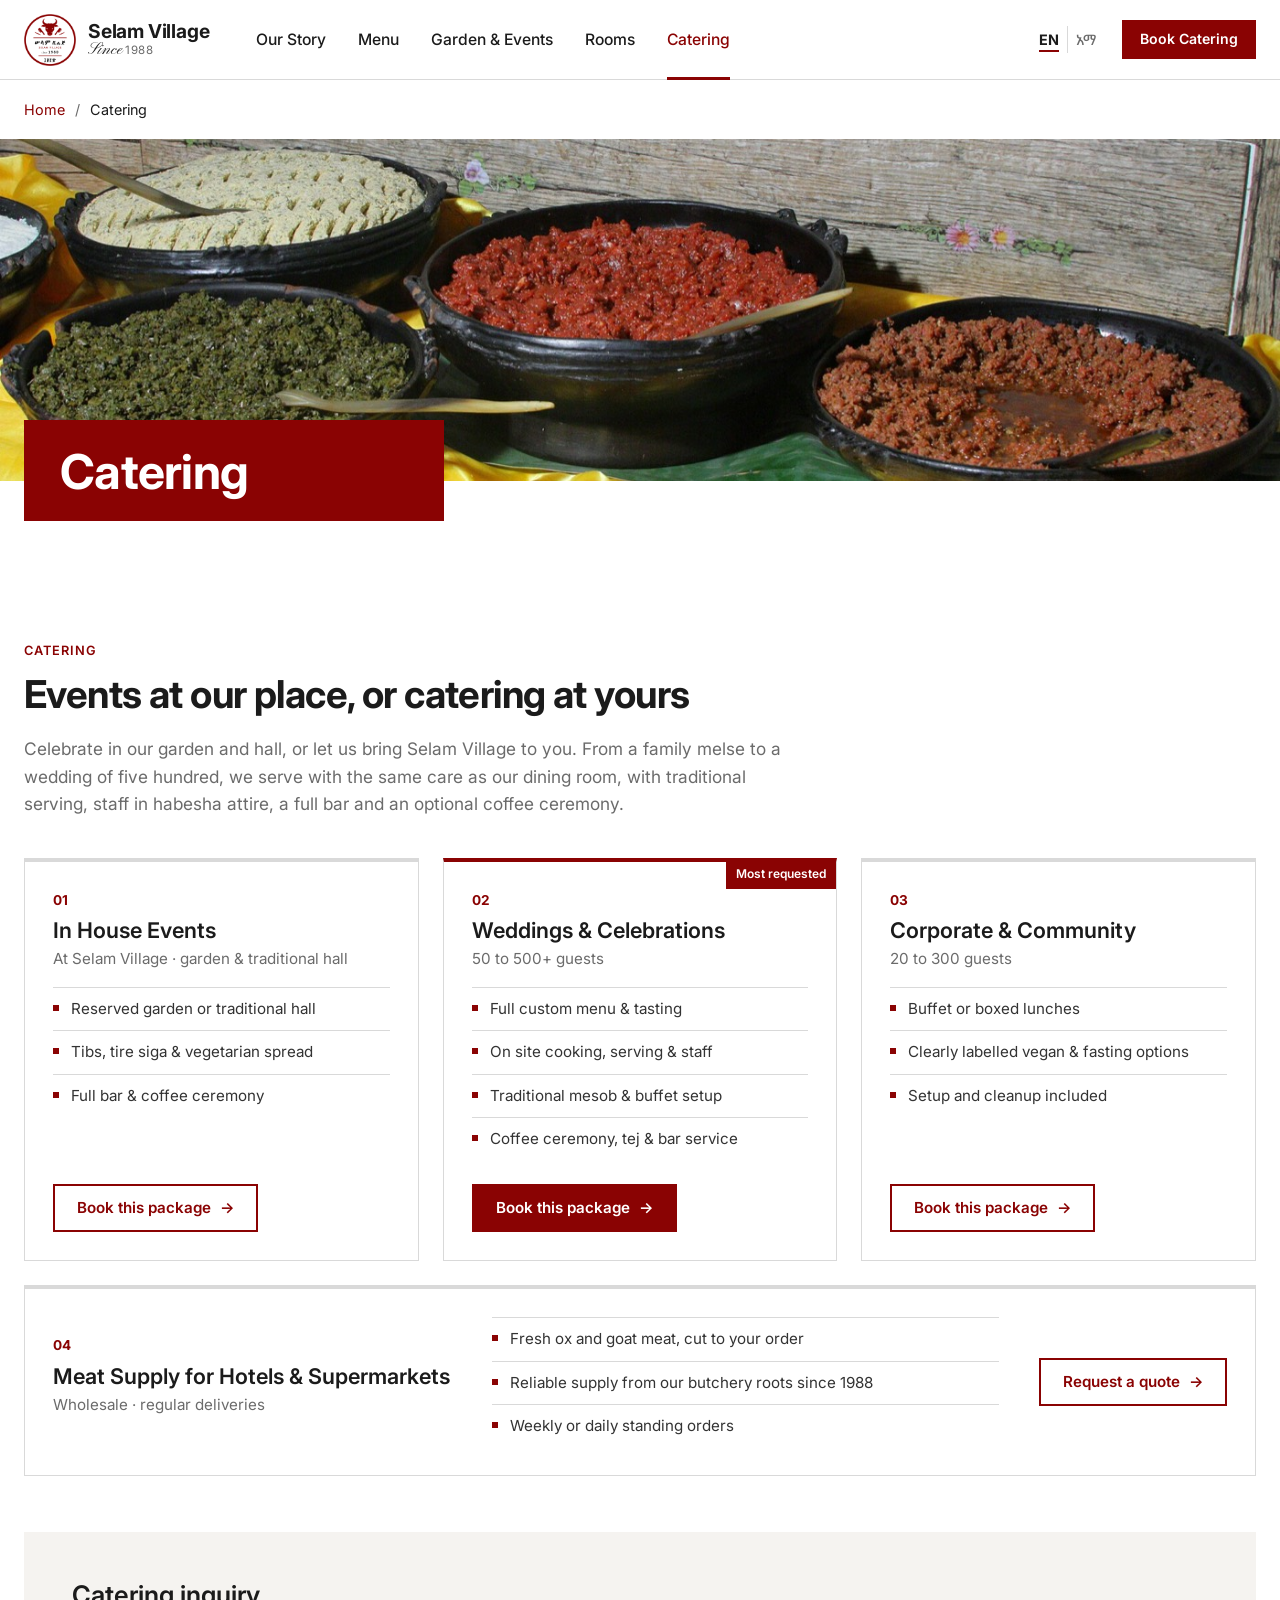
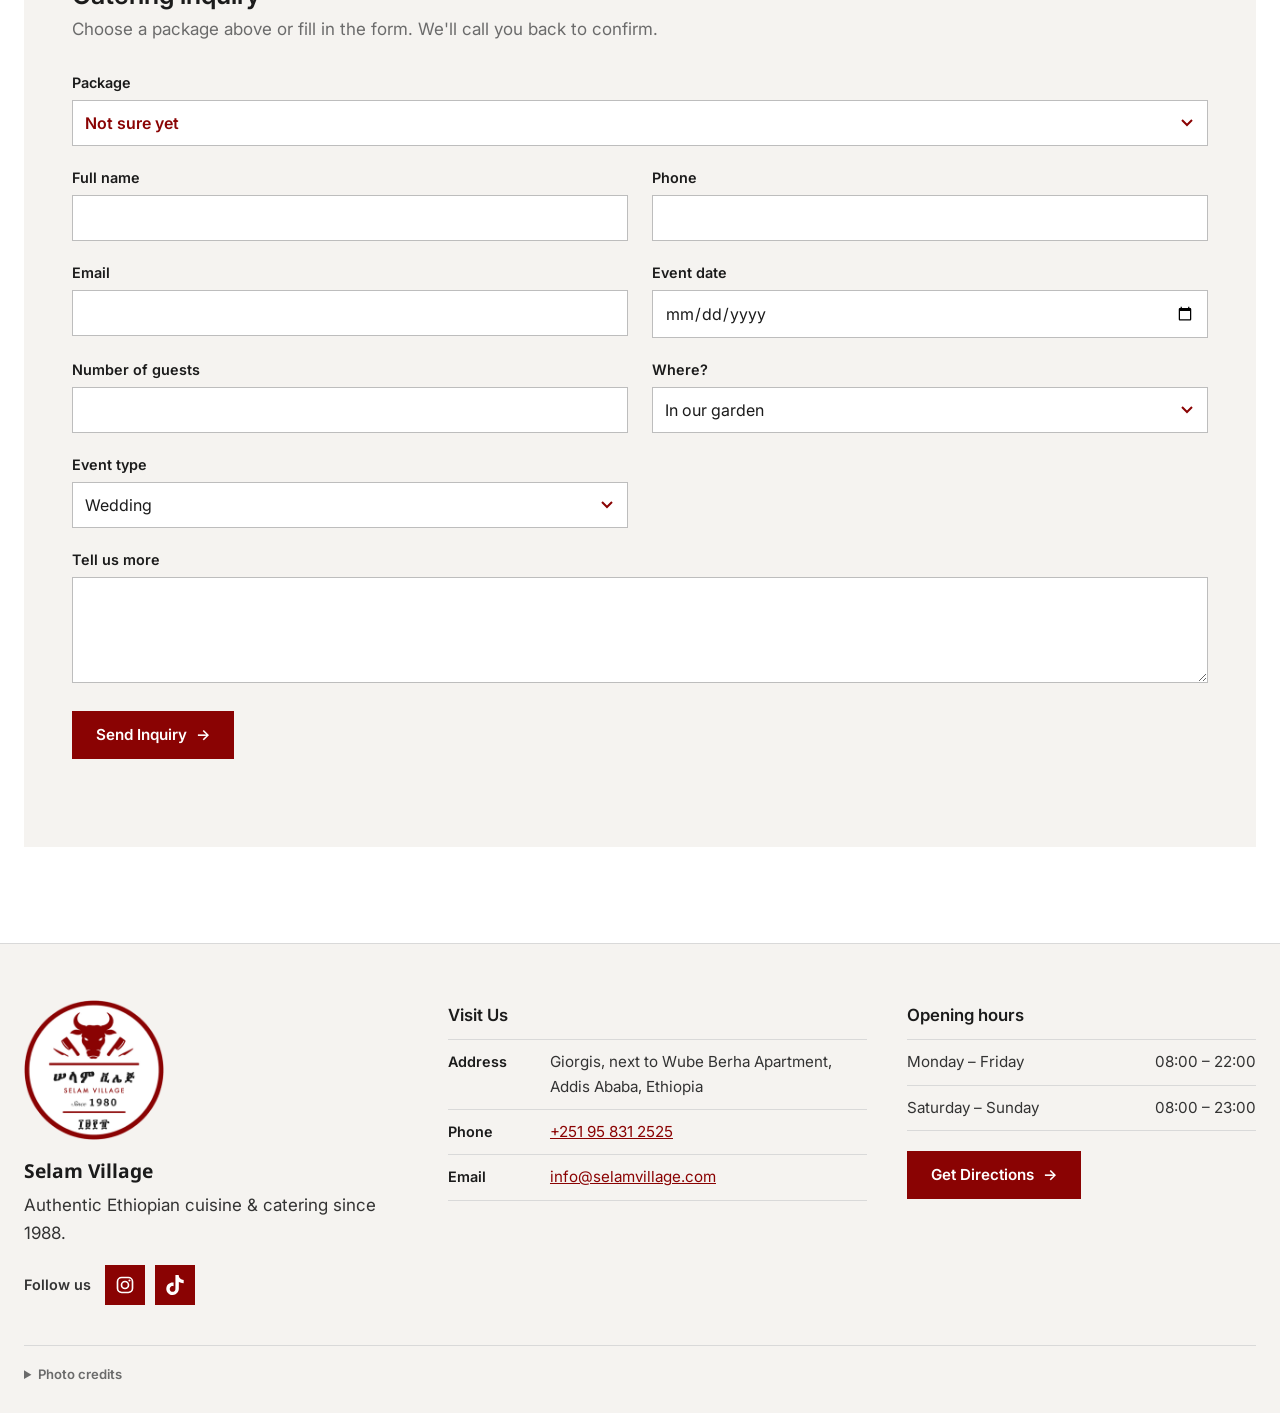
<file: catering.html>
<!doctype html>
<html lang="en">
<head>
  <meta charset="utf-8">
  <meta name="viewport" content="width=device-width, initial-scale=1">
  <title>Catering · Selam Village</title>
  <meta name="description" content="Selam Village, authentic Ethiopian cuisine, dine-in and full-service catering since 1988. Tire siga, ox &amp; goat tibs, dulet, vegetarian dishes, a full bar, a big garden and in-house events in Giorgis, Addis Ababa.">
  <link rel="preconnect" href="https://fonts.googleapis.com">
  <link rel="preconnect" href="https://fonts.gstatic.com" crossorigin>
  <link href="https://fonts.googleapis.com/css2?family=Inter:wght@400;500;600;700&family=Noto+Sans+Ethiopic:wght@400;500;600;700&family=Pinyon+Script&display=swap" rel="stylesheet">
  <link rel="stylesheet" href="styles.css?v=202611251200">
  <link rel="icon" href="images/favicon.png?v=202611262330" type="image/png">
  <link rel="apple-touch-icon" href="images/apple-touch-icon.png?v=202611262330">
</head>
<body class="page-catering">

<!-- ============ NAV ============ -->
<header class="nav" id="nav">
  <a href="index.html" class="brand">
    <img class="brand-logo" src="images/logo.png?v=202611262330" alt="" width="52" height="52">
    <span class="brand-text">
      <span class="brand-name"><span class="lang-en">Selam Village</span><span class="lang-am">ሰላም ቪሌጅ</span></span>
      <span class="brand-sub"><span class="lang-en"><span class="since">Since</span> 1988</span><span class="lang-am">ከ፲፱፻፹ ዓ.ም. ጀምሮ</span></span>
    </span>
  </a>
  <nav class="nav-links" id="navLinks">
    <a href="story.html" data-i18n="nav.story">Our Story</a>
    <a href="menu.html" data-i18n="nav.menu">Menu</a>
    <a href="garden.html" data-i18n="nav.dining">Garden & Events</a>
    <a href="rooms.html" data-i18n="nav.rooms">Rooms</a>
    <a href="catering.html" data-i18n="nav.catering" aria-current="page">Catering</a>
  </nav>
  <div class="nav-actions">
    <div class="lang-toggle" role="group" aria-label="Language">
      <button type="button" data-lang="en" class="active">EN</button>
      <button type="button" data-lang="am">አማ</button>
    </div>
    <a href="catering.html#inquire" class="btn btn-small" data-i18n="nav.book">Book Catering</a>
    <button class="burger" id="burger" aria-label="Menu"><span></span><span></span></button>
  </div>
</header>

<main id="top">

<nav class="crumbs container" aria-label="Breadcrumb"><a href="index.html" data-i18n="nav.home">Home</a><span aria-hidden="true">/</span><span data-i18n="nav.catering">Catering</span></nav>
<section class="page-hero" style="--img:url('images/photos/catering-buffet.jpg')">
  <div class="container page-hero-inner">
    <div class="page-hero-box">
      <h1 data-i18n="nav.catering">Catering</h1>
    </div>
  </div>
</section>
<!-- ============ CATERING ============ -->
<section class="section catering" id="catering">
  <div class="container">
    <div class="section-head light reveal">
      <p class="eyebrow" data-i18n="cat.eyebrow">Catering</p>
      <h2 data-i18n="cat.title">Events at our place, or catering at yours</h2>
      <p class="section-lead" data-i18n="cat.lead">Celebrate in our garden and hall, or let us bring Selam Village to you. From a family melse to a wedding of five hundred, we serve with the same care as our dining room, with traditional serving, staff in habesha attire, a full bar and an optional coffee ceremony.</p>
    </div>


    <div class="packages">
      <article tabindex="0" role="button" data-pkg="inhouse" class="pkg reveal">
        <span class="pkg-num">01</span>
        <h3 data-i18n="pkg.1t">In House Events</h3>
        <p class="pkg-guests" data-i18n="pkg.1g">At Selam Village · garden & traditional hall</p>
        <ul>
          <li data-i18n="pkg.1a">Reserved garden or traditional hall</li>
          <li data-i18n="pkg.1b">Tibs, tire siga & vegetarian spread</li>
          <li data-i18n="pkg.1c">Full bar & coffee ceremony</li>
        </ul>
        <span class="btn pkg-cta" data-i18n="pkg.cta">Book this package</span>
      </article>
      <article tabindex="0" role="button" data-pkg="wedding" class="pkg featured reveal">
        <span class="pkg-ribbon" data-i18n="pkg.popular">Most requested</span>
        <span class="pkg-num">02</span>
        <h3 data-i18n="pkg.2t">Weddings & Celebrations</h3>
        <p class="pkg-guests" data-i18n="pkg.2g">50 to 500+ guests</p>
        <ul>
          <li data-i18n="pkg.2a">Full custom menu & tasting</li>
          <li data-i18n="pkg.2b">On site cooking, serving & staff</li>
          <li data-i18n="pkg.2c">Traditional mesob & buffet setup</li>
          <li data-i18n="pkg.2d">Coffee ceremony, tej & bar service</li>
        </ul>
        <span class="btn pkg-cta" data-i18n="pkg.cta">Book this package</span>
      </article>
      <article tabindex="0" role="button" data-pkg="corporate" class="pkg reveal">
        <span class="pkg-num">03</span>
        <h3 data-i18n="pkg.3t">Corporate & Community</h3>
        <p class="pkg-guests" data-i18n="pkg.3g">20 to 300 guests</p>
        <ul>
          <li data-i18n="pkg.3a">Buffet or boxed lunches</li>
          <li data-i18n="pkg.3b">Clearly labelled vegan & fasting options</li>
          <li data-i18n="pkg.3c">Setup and cleanup included</li>
        </ul>
        <span class="btn pkg-cta" data-i18n="pkg.cta">Book this package</span>
      </article>
      <article tabindex="0" role="button" data-pkg="meat" class="pkg pkg-wide reveal">
        <div>
          <span class="pkg-num">04</span>
          <h3 data-i18n="pkg.4t">Meat Supply for Hotels &amp; Supermarkets</h3>
          <p class="pkg-guests" data-i18n="pkg.4g">Wholesale · regular deliveries</p>
        </div>
        <ul>
          <li data-i18n="pkg.4a">Fresh ox and goat meat, cut to your order</li>
          <li data-i18n="pkg.4b">Reliable supply from our butchery roots since 1988</li>
          <li data-i18n="pkg.4c">Weekly or daily standing orders</li>
        </ul>
        <span class="btn pkg-cta" data-i18n="pkg.4cta">Request a quote</span>
      </article>
    </div>

    <form class="inquiry booking-form reveal" id="inquire" data-subject="Catering booking" data-subject-fields="pkg,date" novalidate>
      <h3 data-i18n="form.title">Catering inquiry</h3>
      <p class="form-intro" data-i18n="form.intro">Choose a package above or fill in the form. We'll call you back to confirm.</p>
      <div class="form-grid">
        <label class="full pkg-field"><span data-i18n="form.pkg">Package</span>
          <select name="pkg" id="pkgSelect">
            <option value="inhouse" data-i18n="opt.pkg.inhouse">In House Event (at Selam Village)</option>
            <option value="wedding" data-i18n="opt.pkg.wedding">Wedding &amp; Celebration</option>
            <option value="corporate" data-i18n="opt.pkg.corporate">Corporate &amp; Community</option>
            <option value="meat" data-i18n="opt.pkg.meat">Meat supply (hotels &amp; supermarkets)</option>
            <option value="unsure" data-i18n="opt.pkg.unsure" selected>Not sure yet</option>
          </select>
        </label>
        <label><span data-i18n="form.name">Full name</span><input name="name" required autocomplete="name"></label>
        <label><span data-i18n="form.phone">Phone</span><input name="phone" type="tel" required autocomplete="tel"></label>
        <label><span data-i18n="form.email">Email</span><input name="email" type="email" required autocomplete="email"></label>
        <label><span data-i18n="form.date">Event date</span><input name="date" type="date" required></label>
        <label><span data-i18n="form.guests">Number of guests</span><input name="guests" type="number" min="1" required></label>
        <label><span data-i18n="form.where">Where?</span>
          <select name="where">
            <option value="garden" data-i18n="opt.garden">In our garden</option>
            <option value="hall" data-i18n="opt.hall">In our traditional hall</option>
            <option value="there" data-i18n="opt.there">Catering at my venue</option>
          </select>
        </label>
        <label><span data-i18n="form.type">Event type</span>
          <select name="type">
            <option value="wedding" data-i18n="opt.wedding">Wedding</option>
            <option value="family" data-i18n="opt.family">Birthday / family gathering</option>
            <option value="graduation" data-i18n="opt.grad">Graduation</option>
            <option value="holiday" data-i18n="opt.holiday">Holiday (Genna, Fasika, Meskel…)</option>
            <option value="corporate" data-i18n="opt.corporate">Corporate</option>
            <option value="other" data-i18n="opt.other">Other</option>
          </select>
        </label>
        <label class="full"><span data-i18n="form.msg">Tell us more</span><textarea name="msg" rows="4"></textarea></label>
      </div>
      <input type="text" name="website" class="hp" tabindex="-1" autocomplete="off" aria-hidden="true">
      <button class="btn" type="submit" data-i18n="form.submit">Send Inquiry</button>
      <p class="form-status" id="formStatus" role="status"></p>
    </form>
  </div>
</section>

</main>

<!-- ============ FOOTER ============ -->
<footer class="footer">
  <div class="container footer-inner">
    <div class="footer-brand">
      <img class="footer-emblem" src="images/logo.png?v=202611262330" alt="Selam Village logo · ሰላም ቪሌጅ, since 1988" width="140" height="140">
      <p class="footer-name"><span class="lang-en">Selam Village</span><span class="lang-am">ሰላም ቪሌጅ</span></p>
      <p data-i18n="footer.tag">Authentic Ethiopian cuisine & catering since 1988.</p>
      <div class="social">
        <span class="social-label" data-i18n="footer.follow">Follow us</span>
        <a href="https://www.instagram.com/selamvillage" target="_blank" rel="noopener" aria-label="Instagram"><svg viewBox="0 0 24 24" aria-hidden="true"><rect x="3" y="3" width="18" height="18" rx="5" fill="none" stroke="currentColor" stroke-width="2"/><circle cx="12" cy="12" r="4.2" fill="none" stroke="currentColor" stroke-width="2"/><circle cx="17.4" cy="6.6" r="1.3" fill="currentColor"/></svg></a>
        <a href="https://www.tiktok.com/@selam_village01" target="_blank" rel="noopener" aria-label="TikTok"><svg viewBox="0 0 24 24" aria-hidden="true"><path fill="currentColor" d="M12.53.02c1.31-.02 2.61-.01 3.91-.02.08 1.53.63 3.09 1.75 4.17 1.12 1.11 2.7 1.62 4.24 1.79v4.03c-1.44-.05-2.89-.35-4.2-.97-.57-.26-1.1-.59-1.62-.93-.01 2.92.01 5.84-.02 8.75-.08 1.4-.54 2.79-1.35 3.94-1.31 1.92-3.58 3.17-5.91 3.21-1.43.08-2.86-.31-4.08-1.03-2.02-1.19-3.44-3.37-3.65-5.71-.02-.5-.03-1-.01-1.49.18-1.9 1.12-3.72 2.58-4.96 1.66-1.44 3.98-2.13 6.15-1.72.02 1.48-.04 2.96-.04 4.44-.99-.32-2.15-.23-3.02.37-.63.41-1.11 1.04-1.36 1.75-.21.51-.15 1.07-.14 1.61.24 1.64 1.82 3.02 3.5 2.87 1.12-.01 2.19-.66 2.77-1.61.19-.33.4-.67.41-1.06.1-1.79.06-3.57.07-5.36.01-4.03-.01-8.05.02-12.07z"/></svg></a>
      </div>
    </div>
    <div class="footer-col footer-visit">
      <h3 data-i18n="contact.eyebrow">Visit Us</h3>
      <dl class="info">
        <div><dt data-i18n="contact.addr">Address</dt><dd data-i18n="contact.addrV">Giorgis, next to Wube Berha Apartment, Addis Ababa, Ethiopia</dd></div>
        <div><dt data-i18n="contact.phone">Phone</dt><dd><a href="tel:+251958312525">+251 95 831 2525</a></dd></div>
        <div><dt data-i18n="contact.email">Email</dt><dd><a href="mailto:info@selamvillage.com">info@selamvillage.com</a></dd></div>
      </dl>
    </div>
    <div class="footer-col footer-hours">
      <h3 data-i18n="hours.title">Opening hours</h3>
      <ul class="hours">
        <li><span data-i18n="hours.wk">Monday – Friday</span><span data-i18n="hours.t1">08:00 – 22:00</span></li>
        <li><span data-i18n="hours.sat">Saturday – Sunday</span><span data-i18n="hours.t2">08:00 – 23:00</span></li>
      </ul>
      <a class="btn" target="_blank" rel="noopener" href="https://maps.app.goo.gl/ej9dbjs5g9aEZ6Nj7" data-i18n="contact.directions">Get Directions</a>
    </div>
    <details class="credits">
      <summary data-i18n="gal.credits">Photo credits</summary>
      <ul>
        <li>Tere siga, raw beef dish, Ethiopia 2014, Neftalem, <a href="https://commons.wikimedia.org/wiki/File:Tere_siga_-_raw_beef_dish,_Ethiopia_2014.jpg" target="_blank" rel="noopener">CC BY-SA 4.0</a>, via Wikimedia Commons</li>
        <li>Tibs in Yod Abyssinia, Jean Rebiffé, <a href="https://commons.wikimedia.org/wiki/File:Tibs_in_Yod_Abyssinia.jpg" target="_blank" rel="noopener">CC BY-SA 4.0</a>, via Wikimedia Commons</li>
        <li>Mutton tibs and injera, ShanaliCT, <a href="https://commons.wikimedia.org/wiki/File:Mutton_tibs_and_injera.jpg" target="_blank" rel="noopener">CC BY 4.0</a>, via Wikimedia Commons</li>
        <li>Beyaynetu ethiopian food, Yonatan Solomon, <a href="https://commons.wikimedia.org/wiki/File:Beyaynetu_ethiopian_food.jpg" target="_blank" rel="noopener">CC BY-SA 4.0</a>, via Wikimedia Commons</li>
        <li>Ethiopian vegetarian sampler, Sdkb, <a href="https://commons.wikimedia.org/wiki/File:Ethiopian_vegetarian_sampler.jpg" target="_blank" rel="noopener">CC BY-SA 4.0</a>, via Wikimedia Commons</li>
        <li>Ethiopian fasting platter, Jbinthecity, <a href="https://commons.wikimedia.org/wiki/File:Ethiopian_fasting_platter.jpg" target="_blank" rel="noopener">CC0</a>, via Wikimedia Commons</li>
        <li>Coffee ceremony of Ethiopia and Eritrea 1, ProtoplasmaKid, <a href="https://commons.wikimedia.org/wiki/File:Coffee_ceremony_of_Ethiopia_and_Eritrea_1.jpg" target="_blank" rel="noopener">CC BY-SA 4.0</a>, via Wikimedia Commons</li>
        <li>Jebena, O.Mustafin, <a href="https://commons.wikimedia.org/wiki/File:Jebena.jpg" target="_blank" rel="noopener">CC0</a>, via Wikimedia Commons</li>
        <li>Tej (Ethiopian honey wine) (27241999346), cotterillmike, <a href="https://commons.wikimedia.org/wiki/File:Tej_(Ethiopian_honey_wine)_(27241999346).jpg" target="_blank" rel="noopener">CC0</a>, via Wikimedia Commons</li>
        <li>Kitfo (ክትፎ), Vipon8, <a href="https://commons.wikimedia.org/wiki/File:Kitfo_(%E1%8A%AD%E1%89%B5%E1%8D%8E).jpg" target="_blank" rel="noopener">CC0</a>, via Wikimedia Commons</li>
        <li>Ethiopian and Eritrean Mesob, Betselot Yergalem, <a href="https://commons.wikimedia.org/wiki/File:Ethiopian_and_Eritrean_Mesob.jpg" target="_blank" rel="noopener">CC BY-SA 4.0</a>, via Wikimedia Commons</li>
        <li>Ethiopia most popular food, Yjohny, <a href="https://commons.wikimedia.org/wiki/File:Ethiopia_most_popular_food.JPG" target="_blank" rel="noopener">CC BY-SA 4.0</a>, via Wikimedia Commons</li>
        <li>Siga Tibs, Khajitdadddy, <a href="https://commons.wikimedia.org/wiki/File:Siga_Tibs.jpg" target="_blank" rel="noopener">CC BY-SA 4.0</a>, via Wikimedia Commons</li>
        <li>Elegant banquet setup for wedding reception, Shixart1985, <a href="https://commons.wikimedia.org/wiki/File:Elegant_banquet_setup_for_wedding_reception_with_beautifully_arranged_tables_in_soft_lighting.jpg" target="_blank" rel="noopener">CC BY 2.0</a>, via Wikimedia Commons</li>
        <li>Interior, Traditional Harari Home, A. Davey, <a href="https://commons.wikimedia.org/wiki/File:Interior,_Traditional_Harari_Home_(2775764645).jpg" target="_blank" rel="noopener">CC BY 2.0</a>, via Wikimedia Commons</li>
        <li>Addis Abeba Cuisine éthiopienne (7), Ji-Elle, <a href="https://commons.wikimedia.org/wiki/File:Addis-Abeba-Cuisine_%C3%A9thiopienne_(7).jpg" target="_blank" rel="noopener">CC BY-SA 3.0</a>, via Wikimedia Commons</li>
        <li>A Glass of Whiskey on the Rocks, Benjamin Thompson, <a href="https://commons.wikimedia.org/wiki/File:A_Glass_of_Whiskey_on_the_Rocks.jpg" target="_blank" rel="noopener">CC BY 3.0</a>, via Wikimedia Commons</li>
        <li>Red and white wine in glass, André Karwath, <a href="https://commons.wikimedia.org/wiki/File:Red_and_white_wine_in_glass.jpg" target="_blank" rel="noopener">CC BY-SA 2.5</a>, via Wikimedia Commons</li>
        <li>Ethiopian beer, Flickr, Dave Proffer (5), Dave Proffer, <a href="https://commons.wikimedia.org/wiki/File:Ethiopian_beer_-_Flickr_-_Dave_Proffer_(5).jpg" target="_blank" rel="noopener">CC BY 2.0</a>, via Wikimedia Commons</li>
      </ul>
    </details>
  </div>
</footer>

<script src="i18n.js?v=202611251200"></script>
<script src="script.js?v=202611251200"></script>
</body>
</html>
</file>
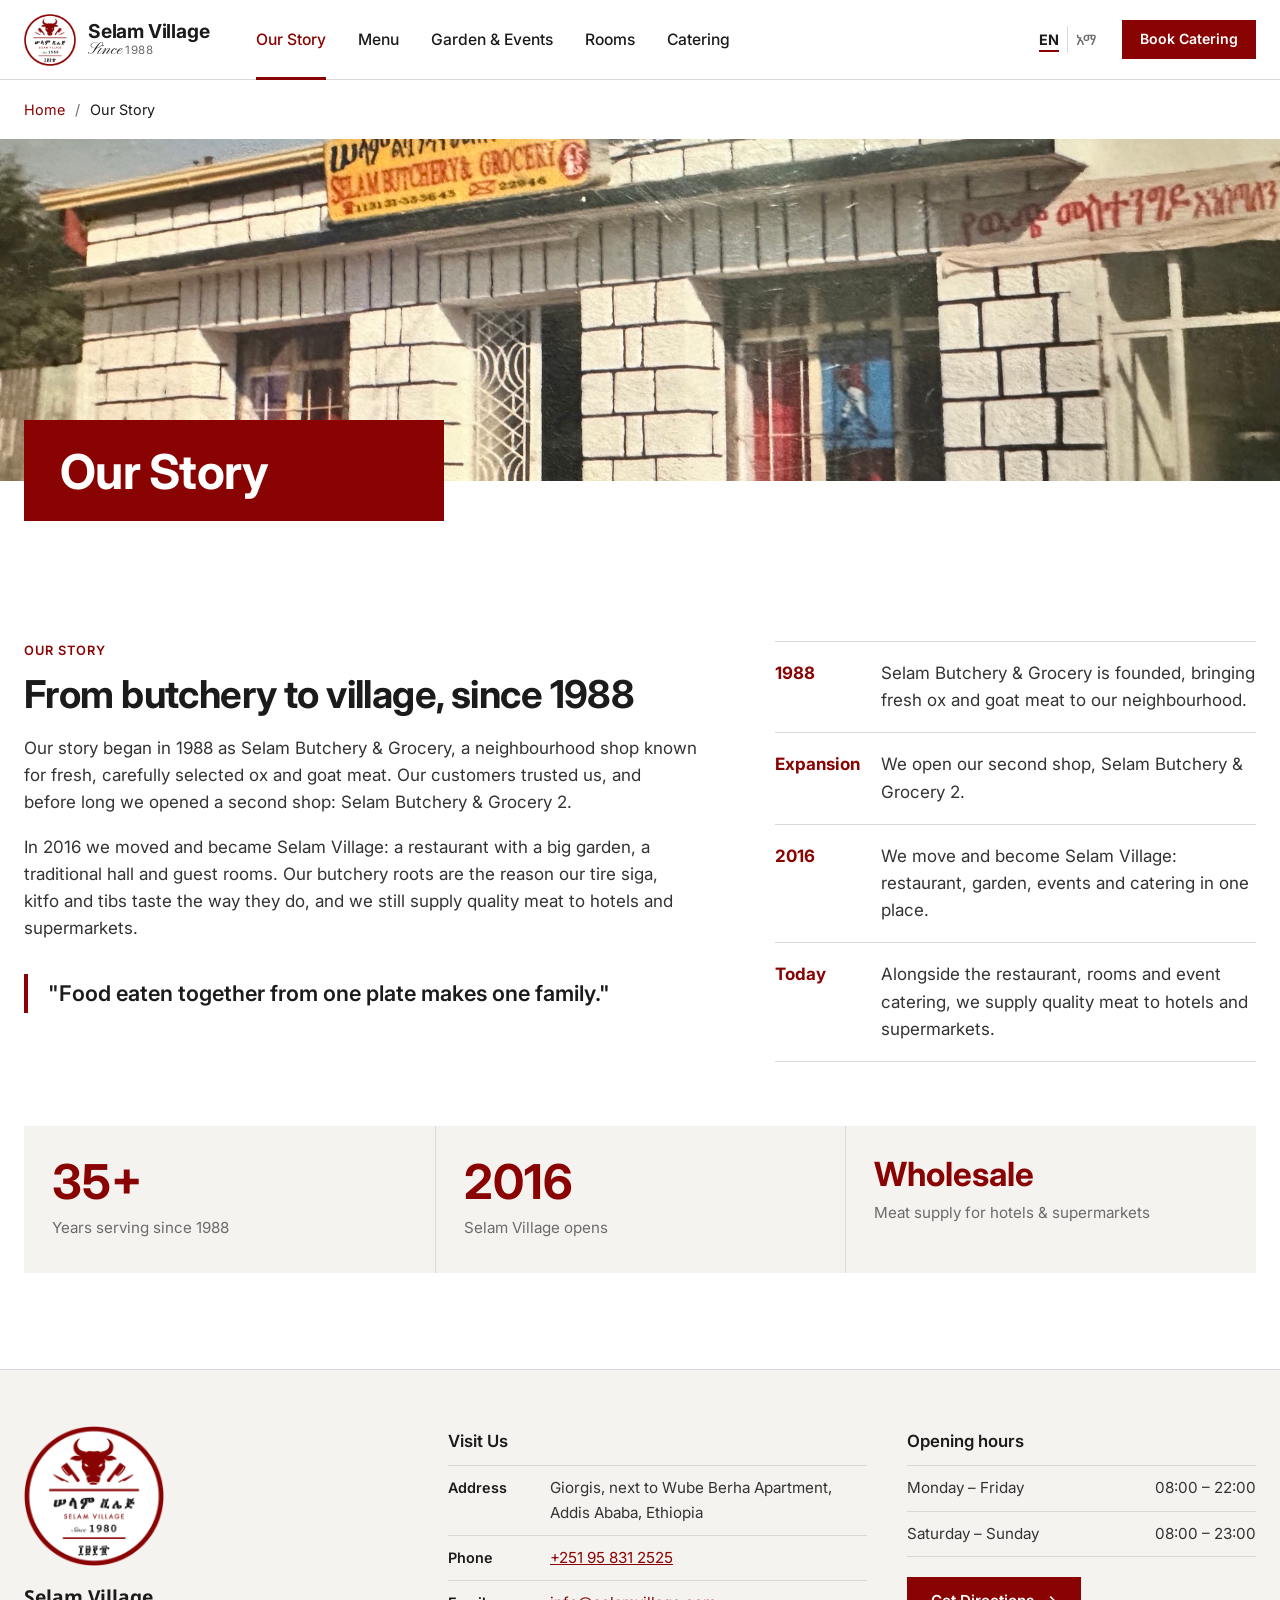
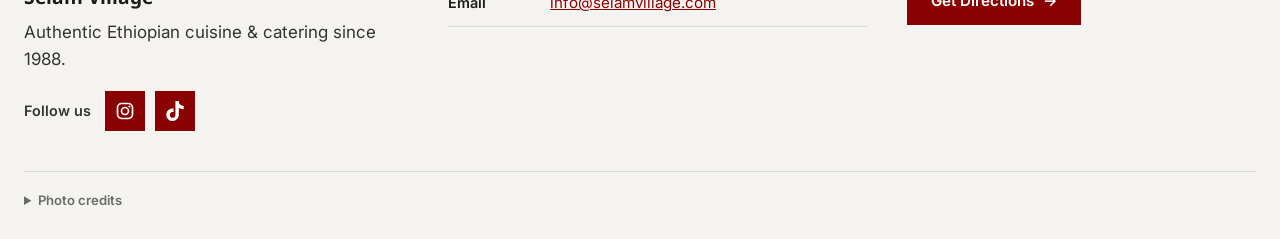
<file: story.html>
<!doctype html>
<html lang="en">
<head>
  <meta charset="utf-8">
  <meta name="viewport" content="width=device-width, initial-scale=1">
  <title>Our Story · Selam Village</title>
  <meta name="description" content="Selam Village, authentic Ethiopian cuisine, dine-in and full-service catering since 1988. Tire siga, ox &amp; goat tibs, dulet, vegetarian dishes, a full bar, a big garden and in-house events in Giorgis, Addis Ababa.">
  <link rel="preconnect" href="https://fonts.googleapis.com">
  <link rel="preconnect" href="https://fonts.gstatic.com" crossorigin>
  <link href="https://fonts.googleapis.com/css2?family=Inter:wght@400;500;600;700&family=Noto+Sans+Ethiopic:wght@400;500;600;700&family=Pinyon+Script&display=swap" rel="stylesheet">
  <link rel="stylesheet" href="styles.css?v=202611251200">
  <link rel="icon" href="images/favicon.png?v=202611262330" type="image/png">
  <link rel="apple-touch-icon" href="images/apple-touch-icon.png?v=202611262330">
</head>
<body class="page-story">

<!-- ============ NAV ============ -->
<header class="nav" id="nav">
  <a href="index.html" class="brand">
    <img class="brand-logo" src="images/logo.png?v=202611262330" alt="" width="52" height="52">
    <span class="brand-text">
      <span class="brand-name"><span class="lang-en">Selam Village</span><span class="lang-am">ሰላም ቪሌጅ</span></span>
      <span class="brand-sub"><span class="lang-en"><span class="since">Since</span> 1988</span><span class="lang-am">ከ፲፱፻፹ ዓ.ም. ጀምሮ</span></span>
    </span>
  </a>
  <nav class="nav-links" id="navLinks">
    <a href="story.html" data-i18n="nav.story" aria-current="page">Our Story</a>
    <a href="menu.html" data-i18n="nav.menu">Menu</a>
    <a href="garden.html" data-i18n="nav.dining">Garden & Events</a>
    <a href="rooms.html" data-i18n="nav.rooms">Rooms</a>
    <a href="catering.html" data-i18n="nav.catering">Catering</a>
  </nav>
  <div class="nav-actions">
    <div class="lang-toggle" role="group" aria-label="Language">
      <button type="button" data-lang="en" class="active">EN</button>
      <button type="button" data-lang="am">አማ</button>
    </div>
    <a href="catering.html#inquire" class="btn btn-small" data-i18n="nav.book">Book Catering</a>
    <button class="burger" id="burger" aria-label="Menu"><span></span><span></span></button>
  </div>
</header>

<main id="top">

<nav class="crumbs container" aria-label="Breadcrumb"><a href="index.html" data-i18n="nav.home">Home</a><span aria-hidden="true">/</span><span data-i18n="nav.story">Our Story</span></nav>
<section class="page-hero" style="--img:url('images/story.jpg'); background-position: center 25%">
  <div class="container page-hero-inner">
    <div class="page-hero-box">
      <h1 data-i18n="nav.story">Our Story</h1>
    </div>
  </div>
</section>
<!-- ============ STORY ============ -->
<section class="section story" id="story">
  <div class="container story-grid">
    <div class="story-copy reveal">
      <p class="eyebrow" data-i18n="story.eyebrow">Our Story</p>
      <h2 data-i18n="story.title">From butchery to village, since 1988</h2>
      <p data-i18n="story.p1">Our story began in 1988 as Selam Butchery &amp; Grocery, a neighbourhood shop known for fresh, carefully selected ox and goat meat. Our customers trusted us, and before long we opened a second shop: Selam Butchery &amp; Grocery 2.</p>
      <p data-i18n="story.p2">In 2016 we moved and became Selam Village: a restaurant with a big garden, a traditional hall and guest rooms. Our butchery roots are the reason our tire siga, kitfo and tibs taste the way they do, and we still supply quality meat to hotels and supermarkets.</p>
      <blockquote class="pull" data-i18n="story.quote">"Food eaten together from one plate makes one family."</blockquote>
    </div>
    <ol class="timeline reveal">
      <li><span class="t-year" data-i18n="tl.y1">1988</span><span class="t-text" data-i18n="tl.1">Selam Butchery &amp; Grocery is founded, bringing fresh ox and goat meat to our neighbourhood.</span></li>
      <li><span class="t-year" data-i18n="tl.y2">Expansion</span><span class="t-text" data-i18n="tl.2">We open our second shop, Selam Butchery &amp; Grocery 2.</span></li>
      <li><span class="t-year" data-i18n="tl.y3">2016</span><span class="t-text" data-i18n="tl.3">We move and become Selam Village: restaurant, garden, events and catering in one place.</span></li>
      <li><span class="t-year" data-i18n="tl.y4">Today</span><span class="t-text" data-i18n="tl.4">Alongside the restaurant, rooms and event catering, we supply quality meat to hotels and supermarkets.</span></li>
    </ol>
  </div>
  <div class="container stats reveal">
    <div class="stat"><span class="stat-num">35+</span><span class="stat-label" data-i18n="stat.1">Years serving since 1988</span></div>
    <div class="stat"><span class="stat-num" data-i18n="stat.n2">2016</span><span class="stat-label" data-i18n="stat.2">Selam Village opens</span></div>
    <div class="stat"><span class="stat-num stat-word" data-i18n="stat.n4">Wholesale</span><span class="stat-label" data-i18n="stat.4">Meat supply for hotels &amp; supermarkets</span></div>
  </div>
</section>

</main>

<!-- ============ FOOTER ============ -->
<footer class="footer">
  <div class="container footer-inner">
    <div class="footer-brand">
      <img class="footer-emblem" src="images/logo.png?v=202611262330" alt="Selam Village logo · ሰላም ቪሌጅ, since 1988" width="140" height="140">
      <p class="footer-name"><span class="lang-en">Selam Village</span><span class="lang-am">ሰላም ቪሌጅ</span></p>
      <p data-i18n="footer.tag">Authentic Ethiopian cuisine & catering since 1988.</p>
      <div class="social">
        <span class="social-label" data-i18n="footer.follow">Follow us</span>
        <a href="https://www.instagram.com/selamvillage" target="_blank" rel="noopener" aria-label="Instagram"><svg viewBox="0 0 24 24" aria-hidden="true"><rect x="3" y="3" width="18" height="18" rx="5" fill="none" stroke="currentColor" stroke-width="2"/><circle cx="12" cy="12" r="4.2" fill="none" stroke="currentColor" stroke-width="2"/><circle cx="17.4" cy="6.6" r="1.3" fill="currentColor"/></svg></a>
        <a href="https://www.tiktok.com/@selam_village01" target="_blank" rel="noopener" aria-label="TikTok"><svg viewBox="0 0 24 24" aria-hidden="true"><path fill="currentColor" d="M12.53.02c1.31-.02 2.61-.01 3.91-.02.08 1.53.63 3.09 1.75 4.17 1.12 1.11 2.7 1.62 4.24 1.79v4.03c-1.44-.05-2.89-.35-4.2-.97-.57-.26-1.1-.59-1.62-.93-.01 2.92.01 5.84-.02 8.75-.08 1.4-.54 2.79-1.35 3.94-1.31 1.92-3.58 3.17-5.91 3.21-1.43.08-2.86-.31-4.08-1.03-2.02-1.19-3.44-3.37-3.65-5.71-.02-.5-.03-1-.01-1.49.18-1.9 1.12-3.72 2.58-4.96 1.66-1.44 3.98-2.13 6.15-1.72.02 1.48-.04 2.96-.04 4.44-.99-.32-2.15-.23-3.02.37-.63.41-1.11 1.04-1.36 1.75-.21.51-.15 1.07-.14 1.61.24 1.64 1.82 3.02 3.5 2.87 1.12-.01 2.19-.66 2.77-1.61.19-.33.4-.67.41-1.06.1-1.79.06-3.57.07-5.36.01-4.03-.01-8.05.02-12.07z"/></svg></a>
      </div>
    </div>
    <div class="footer-col footer-visit">
      <h3 data-i18n="contact.eyebrow">Visit Us</h3>
      <dl class="info">
        <div><dt data-i18n="contact.addr">Address</dt><dd data-i18n="contact.addrV">Giorgis, next to Wube Berha Apartment, Addis Ababa, Ethiopia</dd></div>
        <div><dt data-i18n="contact.phone">Phone</dt><dd><a href="tel:+251958312525">+251 95 831 2525</a></dd></div>
        <div><dt data-i18n="contact.email">Email</dt><dd><a href="mailto:info@selamvillage.com">info@selamvillage.com</a></dd></div>
      </dl>
    </div>
    <div class="footer-col footer-hours">
      <h3 data-i18n="hours.title">Opening hours</h3>
      <ul class="hours">
        <li><span data-i18n="hours.wk">Monday – Friday</span><span data-i18n="hours.t1">08:00 – 22:00</span></li>
        <li><span data-i18n="hours.sat">Saturday – Sunday</span><span data-i18n="hours.t2">08:00 – 23:00</span></li>
      </ul>
      <a class="btn" target="_blank" rel="noopener" href="https://maps.app.goo.gl/ej9dbjs5g9aEZ6Nj7" data-i18n="contact.directions">Get Directions</a>
    </div>
    <details class="credits">
      <summary data-i18n="gal.credits">Photo credits</summary>
      <ul>
        <li>Tere siga, raw beef dish, Ethiopia 2014, Neftalem, <a href="https://commons.wikimedia.org/wiki/File:Tere_siga_-_raw_beef_dish,_Ethiopia_2014.jpg" target="_blank" rel="noopener">CC BY-SA 4.0</a>, via Wikimedia Commons</li>
        <li>Tibs in Yod Abyssinia, Jean Rebiffé, <a href="https://commons.wikimedia.org/wiki/File:Tibs_in_Yod_Abyssinia.jpg" target="_blank" rel="noopener">CC BY-SA 4.0</a>, via Wikimedia Commons</li>
        <li>Mutton tibs and injera, ShanaliCT, <a href="https://commons.wikimedia.org/wiki/File:Mutton_tibs_and_injera.jpg" target="_blank" rel="noopener">CC BY 4.0</a>, via Wikimedia Commons</li>
        <li>Beyaynetu ethiopian food, Yonatan Solomon, <a href="https://commons.wikimedia.org/wiki/File:Beyaynetu_ethiopian_food.jpg" target="_blank" rel="noopener">CC BY-SA 4.0</a>, via Wikimedia Commons</li>
        <li>Ethiopian vegetarian sampler, Sdkb, <a href="https://commons.wikimedia.org/wiki/File:Ethiopian_vegetarian_sampler.jpg" target="_blank" rel="noopener">CC BY-SA 4.0</a>, via Wikimedia Commons</li>
        <li>Ethiopian fasting platter, Jbinthecity, <a href="https://commons.wikimedia.org/wiki/File:Ethiopian_fasting_platter.jpg" target="_blank" rel="noopener">CC0</a>, via Wikimedia Commons</li>
        <li>Coffee ceremony of Ethiopia and Eritrea 1, ProtoplasmaKid, <a href="https://commons.wikimedia.org/wiki/File:Coffee_ceremony_of_Ethiopia_and_Eritrea_1.jpg" target="_blank" rel="noopener">CC BY-SA 4.0</a>, via Wikimedia Commons</li>
        <li>Jebena, O.Mustafin, <a href="https://commons.wikimedia.org/wiki/File:Jebena.jpg" target="_blank" rel="noopener">CC0</a>, via Wikimedia Commons</li>
        <li>Tej (Ethiopian honey wine) (27241999346), cotterillmike, <a href="https://commons.wikimedia.org/wiki/File:Tej_(Ethiopian_honey_wine)_(27241999346).jpg" target="_blank" rel="noopener">CC0</a>, via Wikimedia Commons</li>
        <li>Kitfo (ክትፎ), Vipon8, <a href="https://commons.wikimedia.org/wiki/File:Kitfo_(%E1%8A%AD%E1%89%B5%E1%8D%8E).jpg" target="_blank" rel="noopener">CC0</a>, via Wikimedia Commons</li>
        <li>Ethiopian and Eritrean Mesob, Betselot Yergalem, <a href="https://commons.wikimedia.org/wiki/File:Ethiopian_and_Eritrean_Mesob.jpg" target="_blank" rel="noopener">CC BY-SA 4.0</a>, via Wikimedia Commons</li>
        <li>Ethiopia most popular food, Yjohny, <a href="https://commons.wikimedia.org/wiki/File:Ethiopia_most_popular_food.JPG" target="_blank" rel="noopener">CC BY-SA 4.0</a>, via Wikimedia Commons</li>
        <li>Siga Tibs, Khajitdadddy, <a href="https://commons.wikimedia.org/wiki/File:Siga_Tibs.jpg" target="_blank" rel="noopener">CC BY-SA 4.0</a>, via Wikimedia Commons</li>
        <li>Elegant banquet setup for wedding reception, Shixart1985, <a href="https://commons.wikimedia.org/wiki/File:Elegant_banquet_setup_for_wedding_reception_with_beautifully_arranged_tables_in_soft_lighting.jpg" target="_blank" rel="noopener">CC BY 2.0</a>, via Wikimedia Commons</li>
        <li>Interior, Traditional Harari Home, A. Davey, <a href="https://commons.wikimedia.org/wiki/File:Interior,_Traditional_Harari_Home_(2775764645).jpg" target="_blank" rel="noopener">CC BY 2.0</a>, via Wikimedia Commons</li>
        <li>Addis Abeba Cuisine éthiopienne (7), Ji-Elle, <a href="https://commons.wikimedia.org/wiki/File:Addis-Abeba-Cuisine_%C3%A9thiopienne_(7).jpg" target="_blank" rel="noopener">CC BY-SA 3.0</a>, via Wikimedia Commons</li>
        <li>A Glass of Whiskey on the Rocks, Benjamin Thompson, <a href="https://commons.wikimedia.org/wiki/File:A_Glass_of_Whiskey_on_the_Rocks.jpg" target="_blank" rel="noopener">CC BY 3.0</a>, via Wikimedia Commons</li>
        <li>Red and white wine in glass, André Karwath, <a href="https://commons.wikimedia.org/wiki/File:Red_and_white_wine_in_glass.jpg" target="_blank" rel="noopener">CC BY-SA 2.5</a>, via Wikimedia Commons</li>
        <li>Ethiopian beer, Flickr, Dave Proffer (5), Dave Proffer, <a href="https://commons.wikimedia.org/wiki/File:Ethiopian_beer_-_Flickr_-_Dave_Proffer_(5).jpg" target="_blank" rel="noopener">CC BY 2.0</a>, via Wikimedia Commons</li>
      </ul>
    </details>
  </div>
</footer>

<script src="i18n.js?v=202611251200"></script>
<script src="script.js?v=202611251200"></script>
</body>
</html>
</file>
<file: styles.css>
/* ==========================================================================
   Selam Village — Swiss / institutional layout
   Clean white grid, one sans-serif family, one accent colour, square corners.
   ========================================================================== */
:root {
  --accent: #8a0303;      /* Selam blood red, the single accent */
  --accent-2: #6b0202;
  --accent-tint: #f7e8e8;
  --ink: #1b1b1b;
  --text: #333;
  --muted: #6b6b6b;
  --line: #d9d9d9;
  --band: #f5f3f0;        /* light warm grey band */
  --white: #fff;
  --max: 1280px;
  --font: "Inter", "Noto Sans Ethiopic", system-ui, -apple-system, "Segoe UI", sans-serif;
  --font-am: "Noto Sans Ethiopic", "Inter", system-ui, sans-serif;
}
html[lang="am"] { --font: var(--font-am); }

*, *::before, *::after { box-sizing: border-box; }
html { scroll-behavior: smooth; scroll-padding-top: 96px; }
body {
  margin: 0; background: var(--white); color: var(--text);
  font: 400 17px/1.6 var(--font);
  -webkit-font-smoothing: antialiased; overflow-x: hidden;
}
img, svg { display: block; max-width: 100%; }
a { color: inherit; }
h1, h2, h3 { color: var(--ink); font-family: var(--font); font-weight: 700; line-height: 1.15; letter-spacing: -0.015em; margin: 0 0 .5em; }
h1 { font-size: clamp(2.2rem, 4.6vw, 3.6rem); }
h2 { font-size: clamp(1.7rem, 3vw, 2.4rem); }
h3 { font-size: 1.2rem; font-weight: 600; letter-spacing: 0; }
html[lang="am"] h1, html[lang="am"] h2 { letter-spacing: 0; line-height: 1.3; }
p { margin: 0 0 1em; }
.container { width: min(var(--max), 100% - 48px); margin-inline: auto; }
.section { padding: clamp(56px, 8vw, 96px) 0; }

.eyebrow {
  font-size: .8rem; font-weight: 600; letter-spacing: .08em; text-transform: uppercase;
  color: var(--accent); margin-bottom: .8em;
}
html[lang="am"] .eyebrow { letter-spacing: .02em; font-size: .9rem; }

/* ---------- Buttons ---------- */
.btn {
  display: inline-flex; align-items: center; gap: .6em;
  padding: 13px 22px; border: 2px solid var(--accent); border-radius: 0;
  background: var(--accent); color: var(--white);
  font: 600 .95rem/1.2 var(--font); text-decoration: none; cursor: pointer;
  transition: background .2s, color .2s, border-color .2s;
}
.btn::after { content: "→"; transition: transform .2s; }
.btn:hover { background: var(--accent-2); border-color: var(--accent-2); }
.btn:hover::after { transform: translateX(3px); }
.btn-ghost { background: transparent; color: var(--accent); }
.btn-ghost:hover { background: var(--accent); color: var(--white); }
.btn-ghost-dark { background: transparent; color: var(--accent); }
.btn-ghost-dark:hover { background: var(--accent); color: var(--white); }
.btn-small { padding: 9px 16px; font-size: .88rem; }
.btn-small::after { content: none; }

/* ---------- Header ---------- */
.nav {
  position: sticky; top: 0; z-index: 50;
  display: flex; align-items: center; gap: 32px;
  height: 80px; padding: 0 max(24px, calc((100% - var(--max)) / 2));
  background: var(--white); border-bottom: 1px solid var(--line);
}
.brand { display: flex; align-items: center; gap: 12px; text-decoration: none; color: var(--ink); flex-shrink: 0; }
.brand-logo { width: 52px; height: 52px; }
.brand-text { display: flex; flex-direction: column; line-height: 1.15; white-space: nowrap; }
.brand-name { font-weight: 700; font-size: 1.2rem; letter-spacing: -0.01em; }
.brand-sub { font-size: .72rem; color: var(--muted); letter-spacing: .04em; text-transform: uppercase; }
.brand-sub .since { font-family: "Pinyon Script", "Snell Roundhand", cursive; font-size: 1.45em; text-transform: none; letter-spacing: 0; color: var(--ink); line-height: 1; }
.am-inline { font-family: var(--font-am); text-transform: none; }

.nav-links { display: flex; align-items: stretch; height: 100%; gap: 4px; margin-right: auto; }
.nav-links a {
  display: flex; align-items: center; padding: 0 14px; position: relative;
  color: var(--ink); text-decoration: none; font-weight: 500; font-size: .98rem; white-space: nowrap;
}
.nav-links a::after {
  content: ""; position: absolute; left: 14px; right: 14px; bottom: -1px; height: 3px;
  background: var(--accent); transform: scaleX(0); transition: transform .2s;
}
.nav-links a:hover::after, .nav-links a[aria-current="page"]::after { transform: scaleX(1); }
.nav-links a[aria-current="page"] { color: var(--accent); }

.nav-actions { display: flex; align-items: center; gap: 18px; }
.lang-toggle { display: flex; align-items: center; }
.lang-toggle button {
  background: none; border: 0; cursor: pointer; padding: 4px 8px;
  font: 500 .9rem var(--font); color: var(--muted);
}
.lang-toggle button + button { border-left: 1px solid var(--line); }
.lang-toggle button[data-lang="am"] { font-family: var(--font-am); }
.lang-toggle button.active { color: var(--ink); font-weight: 700; text-decoration: underline; text-underline-offset: 5px; text-decoration-thickness: 2px; text-decoration-color: var(--accent); }
.burger { display: none; background: none; border: 0; cursor: pointer; width: 40px; height: 40px; padding: 8px; }
.burger span { display: block; height: 2px; background: var(--ink); margin: 7px 0; transition: transform .25s; }
.burger.open span:first-child { transform: translateY(4.5px) rotate(45deg); }
.burger.open span:last-child { transform: translateY(-4.5px) rotate(-45deg); }

/* ---------- Breadcrumbs ---------- */
.crumbs { display: flex; gap: 10px; padding: 18px 0; font-size: .9rem; color: var(--muted); }
.crumbs a { color: var(--accent); text-decoration: none; }
.crumbs a:hover { text-decoration: underline; }
.crumbs span:last-child { color: var(--ink); }

/* ---------- Home hero: full-bleed photo + solid box ---------- */
.hero { position: relative; padding-bottom: 64px; }
.hero-media { height: clamp(380px, 68vh, 660px); overflow: hidden; background: var(--band); }
.hero-media img { width: 100%; height: 100%; object-fit: cover; }
.hero-box-wrap { position: absolute; left: 0; right: 0; bottom: 0; }
.hero-box { width: min(640px, 100%); background: var(--accent); color: var(--white); padding: clamp(28px, 4vw, 48px); }
.hero-box .eyebrow { color: rgba(255,255,255,.75); }
.hero h1 { color: var(--white); margin-bottom: .4em; }
.hero-am { display: block; font-family: var(--font-am); font-weight: 500; font-size: 1.15rem; letter-spacing: 0; opacity: .85; margin-bottom: .2em; }
.hero-en { display: block; }
.hero-lead { color: rgba(255,255,255,.88); font-size: 1.05rem; }
.hero-cta { display: flex; flex-wrap: wrap; gap: 12px; margin-top: 24px; }
.hero-box .btn { background: var(--white); color: var(--accent); border-color: var(--white); }
.hero-box .btn:hover { background: var(--accent-tint); border-color: var(--accent-tint); }
.hero-box .btn-ghost { background: transparent; color: var(--white); border-color: rgba(255,255,255,.7); }
.hero-box .btn-ghost:hover { background: var(--white); color: var(--accent); }

/* ---------- Inner page banner ---------- */
.page-hero {
  position: relative; min-height: clamp(260px, 38vh, 400px); margin-bottom: 64px;
  background: var(--band) var(--img) center / cover no-repeat;
}
.page-hero-inner { position: absolute; left: 0; right: 0; bottom: -40px; }
.page-hero-box { display: inline-block; background: var(--accent); color: var(--white); padding: 24px 36px 22px; min-width: min(420px, 100%); }
.page-hero h1 { color: var(--white); margin: 0; font-size: clamp(2rem, 4vw, 3rem); }
.page-hero-am { font-family: var(--font-am); font-size: .95rem; opacity: .8; margin: 0 0 .2em; }
html[lang="am"] .page-hero-am { display: none; }
.page-garden .page-hero { background-color: #f1e4e4; }

/* ---------- Section heads ---------- */
.section-head { max-width: 760px; margin-bottom: 40px; }
.section-lead { color: var(--muted); font-size: 1.08rem; }

/* ---------- Home teasers ---------- */
.cards { display: grid; grid-template-columns: repeat(6, 1fr); gap: 32px 24px; }
.card { grid-column: span 2; display: flex; flex-direction: column; text-decoration: none; color: var(--ink); }
.card:nth-child(4), .card:nth-child(5) { grid-column: span 3; }
.card-img { aspect-ratio: 16 / 10; overflow: hidden; background: var(--band); }
.card-img img { width: 100%; height: 100%; object-fit: cover; transition: transform .5s; }
.card:hover .card-img img { transform: scale(1.04); }
.card-body { display: flex; flex-direction: column; gap: 4px; padding: 16px 32px 0 0; position: relative; }
.card-body strong { font-size: 1.3rem; font-weight: 700; }
.card:hover .card-body strong { text-decoration: underline; text-decoration-color: var(--accent); text-underline-offset: 4px; }
.card-body > span:not(.card-arrow) { color: var(--muted); font-size: .98rem; }
.card-arrow { position: absolute; right: 0; top: 16px; color: var(--accent); font-size: 1.3rem; transition: transform .2s; }
.card:hover .card-arrow { transform: translateX(4px); }

/* ---------- Story ---------- */
.story-grid { display: grid; grid-template-columns: 7fr 5fr; gap: clamp(32px, 6vw, 96px); }
.pull { margin: 32px 0 0; padding: 4px 0 4px 20px; border-left: 4px solid var(--accent); font-size: 1.35rem; font-weight: 600; color: var(--ink); line-height: 1.4; }
.timeline { list-style: none; margin: 0; padding: 0; border-bottom: 1px solid var(--line); }
.timeline li { display: grid; grid-template-columns: 90px 1fr; gap: 16px; padding: 18px 0; border-top: 1px solid var(--line); }
.t-year { font-weight: 700; color: var(--accent); }
.t-text { color: var(--text); }
.stats { margin-top: 64px; display: grid; grid-template-columns: repeat(3, 1fr); background: var(--band); }
.stat { padding: 32px 28px; }
.stat + .stat { border-left: 1px solid var(--line); }
.stat-num { display: block; font-size: clamp(2.2rem, 4vw, 3rem); font-weight: 700; color: var(--accent); line-height: 1; margin-bottom: 8px; }
.stat-label { font-size: .95rem; color: var(--muted); }

/* ---------- Menu ---------- */
.tabs { display: flex; flex-wrap: wrap; border-bottom: 1px solid var(--line); margin-bottom: 40px; }
.tab {
  background: none; border: 0; border-bottom: 3px solid transparent; margin-bottom: -1px;
  padding: 14px 20px; cursor: pointer; font: 600 1rem var(--font); color: var(--muted);
}
.tab:hover { color: var(--ink); }
.tab.active { color: var(--accent); border-bottom-color: var(--accent); }
.menu-panel { display: none; }
.menu-panel.active { display: grid; grid-template-columns: 5fr 7fr; gap: 48px; align-items: start; }
.panel-img { margin: 0; aspect-ratio: 4 / 5; overflow: hidden; position: sticky; top: 110px; }
.panel-img img { width: 100%; height: 100%; object-fit: cover; }
.panel-dishes { border-bottom: 1px solid var(--line); }
.dish { padding: 22px 0; border-top: 1px solid var(--line); }
.dish.has-thumb { display: flex; gap: 20px; align-items: flex-start; }
.dish-thumb { width: 84px; height: 84px; object-fit: cover; flex-shrink: 0; }
.dish-text { flex: 1; min-width: 0; }
.dish-head { display: flex; justify-content: space-between; align-items: baseline; gap: 12px; }
.dish h3 { margin: 0 0 .3em; }
.dish h3 .am { display: block; font-family: var(--font-am); font-size: .9rem; font-weight: 500; color: var(--muted); margin-top: 2px; }
.dish p { margin: 0; color: var(--text); font-size: .98rem; }
.tag {
  flex-shrink: 0; font-size: .75rem; font-weight: 600; white-space: nowrap;
  padding: 3px 8px; border: 1px solid var(--accent); color: var(--accent);
}
.tag.veg { border-color: var(--muted); color: var(--muted); }
.menu-note { margin-top: 32px; font-size: .92rem; color: var(--muted); }

/* ---------- Garden & events ---------- */
.dining-grid { display: grid; grid-template-columns: 1fr 1fr; gap: clamp(32px, 6vw, 80px); align-items: start; }
.dining-photos { display: grid; grid-template-columns: 1fr 1fr; gap: 12px; }
.dp { margin: 0; aspect-ratio: 3 / 4; overflow: hidden; position: relative; background: var(--band); }
.dp img { width: 100%; height: 100%; object-fit: cover; }
.dp1 figcaption { display: none; }
.dp1.empty { display: flex; align-items: flex-end; padding: 20px; background: var(--accent-tint); }
.dp1.empty figcaption { display: block; color: var(--accent); font-weight: 700; font-size: 1.2rem; }
.features { list-style: none; padding: 0; margin: 28px 0 32px; border-bottom: 1px solid var(--line); }
.features li { display: flex; gap: 16px; padding: 18px 0; border-top: 1px solid var(--line); }
.f-ico { color: var(--accent); font-size: .8rem; line-height: 2; }
.features strong { color: var(--ink); font-size: 1.1rem; }
.features p { margin: 4px 0 0; color: var(--muted); font-size: .98rem; }

/* ---------- Catering ---------- */
.steps { list-style: none; padding: 0; margin: 0 0 48px; display: grid; grid-template-columns: repeat(3, 1fr); gap: 24px; }
.steps li { padding-top: 16px; border-top: 3px solid var(--accent); }
.steps span { display: inline-block; font-weight: 700; color: var(--accent); margin-bottom: 6px; }
.steps strong { display: block; color: var(--ink); font-size: 1.1rem; margin-bottom: 4px; }
.steps p { margin: 0; color: var(--muted); font-size: .95rem; }
.packages { display: grid; grid-template-columns: repeat(3, 1fr); gap: 24px; margin-bottom: 56px; }
.pkg {
  position: relative; display: flex; flex-direction: column; cursor: pointer;
  padding: 28px; background: var(--white); border: 1px solid var(--line); border-top: 4px solid var(--line);
  transition: border-color .2s, background .2s;
}
.pkg:hover { border-top-color: var(--accent); background: var(--band); }
.pkg.featured { border-top-color: var(--accent); }
.pkg.chosen { border-color: var(--accent); border-top-color: var(--accent); background: var(--accent-tint); }
.pkg:focus-visible { outline: 3px solid var(--accent); outline-offset: 3px; }
.pkg-ribbon { position: absolute; top: -4px; right: 0; background: var(--accent); color: var(--white); font-size: .75rem; font-weight: 600; padding: 6px 10px; }
.pkg-num { font-size: .85rem; font-weight: 700; color: var(--accent); }
.pkg h3 { font-size: 1.35rem; margin: 6px 0 4px; }
.pkg-guests { color: var(--muted); font-size: .95rem; margin-bottom: 16px; }
.pkg ul { list-style: none; padding: 0; margin: 0 0 24px; flex: 1; }
.pkg li { padding: 9px 0 9px 18px; border-top: 1px solid var(--line); position: relative; font-size: .95rem; }
.pkg li::before { content: ""; position: absolute; left: 0; top: 17px; width: 6px; height: 6px; background: var(--accent); }
.pkg-cta { align-self: flex-start; }
.pkg:not(.featured):not(.chosen) .pkg-cta { background: transparent; color: var(--accent); }
.pkg:hover .pkg-cta { background: var(--accent); color: var(--white); }

.inquiry { background: var(--band); padding: clamp(24px, 4vw, 48px); }
.inquiry h3 { font-size: 1.6rem; margin-bottom: 6px; }
.form-intro { color: var(--muted); margin-bottom: 28px; }
.form-grid { display: grid; grid-template-columns: repeat(2, 1fr); gap: 20px 24px; margin-bottom: 28px; }
.form-grid label { display: flex; flex-direction: column; gap: 6px; font-size: .9rem; font-weight: 600; color: var(--ink); }
.form-grid .full { grid-column: 1 / -1; }
.form-grid input, .form-grid select, .form-grid textarea {
  font: 400 1rem var(--font); color: var(--ink); background: var(--white);
  border: 1px solid #bdbdbd; border-radius: 0; padding: 12px; width: 100%; outline: none;
}
.form-grid select { appearance: none; -webkit-appearance: none; background: var(--white) url("data:image/svg+xml,%3Csvg xmlns='http://www.w3.org/2000/svg' width='12' height='8'%3E%3Cpath d='M1 1l5 5 5-5' stroke='%238a0303' stroke-width='2' fill='none'/%3E%3C/svg%3E") no-repeat right 14px center; padding-right: 40px; }
.form-grid input:focus, .form-grid select:focus, .form-grid textarea:focus { border-color: var(--accent); box-shadow: inset 0 0 0 1px var(--accent); }
.form-grid .invalid { border-color: #b3261e; box-shadow: inset 0 0 0 1px #b3261e; }
.pkg-field select { font-weight: 600; color: var(--accent); }
.form-status { margin: 14px 0 0; min-height: 1.5em; color: #2e6b2e; }
.form-status.error { color: #b3261e; }
.inquiry.flash { animation: flash 1.2s ease; }
@keyframes flash { 30% { box-shadow: inset 0 0 0 3px var(--accent); } }

/* ---------- Contact ---------- */
.contact-grid { display: grid; grid-template-columns: 5fr 7fr; gap: clamp(32px, 6vw, 80px); }
.info { margin: 24px 0 32px; border-bottom: 1px solid var(--line); }
.info div { display: grid; grid-template-columns: 120px 1fr; gap: 12px; padding: 14px 0; border-top: 1px solid var(--line); }
.info dt { font-weight: 600; color: var(--ink); }
.info dd { margin: 0; }
.info a { color: var(--accent); }
.hours-title { font-size: 1.2rem; }
.hours { list-style: none; padding: 0; margin: 0 0 32px; border-bottom: 1px solid var(--line); }
.hours li { display: flex; justify-content: space-between; padding: 12px 0; border-top: 1px solid var(--line); }
.map { min-height: 440px; background: var(--band); }
.map iframe { width: 100%; height: 100%; min-height: 440px; border: 0; display: block; }

/* ---------- Footer ---------- */
.footer { background: var(--band); border-top: 1px solid var(--line); color: var(--text); }
.footer-inner { display: grid; grid-template-columns: 1fr 1fr; gap: 32px; padding: 56px 0 28px; }
.footer-emblem { width: 140px; height: 140px; margin-bottom: 16px; }
.footer-name { font-weight: 700; font-size: 1.2rem; color: var(--ink); margin-bottom: .3em; }
.footer-name span { font-family: var(--font-am); font-weight: 500; color: var(--muted); margin-left: 6px; font-size: 1rem; }
.footer-addr { color: var(--muted); font-size: .95rem; }
.footer-links { display: grid; grid-template-columns: repeat(2, max-content); gap: 10px 48px; align-content: start; justify-content: end; }
.footer-links a { text-decoration: none; color: var(--ink); font-weight: 500; }
.footer-links a::before { content: "→ "; color: var(--accent); }
.footer-links a:hover { text-decoration: underline; }
.footer .credits { grid-column: 1 / -1; border-top: 1px solid var(--line); padding-top: 18px; font-size: .82rem; color: var(--muted); }
.credits summary { cursor: pointer; font-weight: 600; }
.credits ul { margin: 10px 0 0; padding-left: 18px; line-height: 1.6; }
.credits a { color: var(--accent); }

/* ---------- Motion ---------- */
.js .reveal { opacity: 0; transform: translateY(16px); transition: opacity .6s ease, transform .6s ease; }
.js .reveal.in { opacity: 1; transform: none; }
@media (prefers-reduced-motion: reduce) {
  *, *::before, *::after { animation: none !important; transition: none !important; }
  .js .reveal { opacity: 1; transform: none; }
}

/* ---------- Responsive ---------- */
@media (max-width: 1100px) {
  .nav { gap: 16px; }
  .burger { display: block; }
  .nav-actions .btn-small { display: none; }
  .nav-links {
    position: fixed; top: 80px; left: 0; right: 0; height: auto; margin: 0;
    flex-direction: column; gap: 0; background: var(--white); border-bottom: 1px solid var(--line);
    padding: 8px 24px 24px; display: none;
  }
  .nav-links.open { display: flex; }
  .nav-links a { padding: 16px 0; border-top: 1px solid var(--line); font-size: 1.1rem; }
  .nav-links a::after { display: none; }
  .nav-actions { margin-left: auto; }
}
@media (max-width: 900px) {
  .story-grid, .dining-grid, .contact-grid, .menu-panel.active, .footer-inner { grid-template-columns: 1fr; }
  .cards { grid-template-columns: 1fr 1fr; }
  .card, .card:nth-child(4) { grid-column: span 1; }
  .card:nth-child(5) { grid-column: span 2; }
  .packages, .steps { grid-template-columns: 1fr; }
  .stats { grid-template-columns: 1fr 1fr; }
  .stat:nth-child(3) { border-left: 0; grid-column: 1 / -1; }
  .stat:nth-child(n+3) { border-top: 1px solid var(--line); }
  .panel-img { position: static; aspect-ratio: 16 / 9; }
  .footer-links { justify-content: start; }
  .hero { padding-bottom: 0; }
  .hero-box-wrap { position: static; width: 100%; }
  .hero-box { width: 100%; }
}
@media (max-width: 560px) {
  .container { width: calc(100% - 32px); }
  .nav { height: 68px; padding: 0 16px; }
  .nav-links { top: 68px; }
  .brand-logo { width: 42px; height: 42px; }
  .brand-name { font-size: 1.05rem; }
  .brand-sub { font-size: .62rem; }
  .cards { grid-template-columns: 1fr; }
  .card, .card:nth-child(n) { grid-column: auto; }
  .form-grid { grid-template-columns: 1fr; }
  .info div { grid-template-columns: 1fr; gap: 2px; }
  .dish-head { flex-direction: column; gap: 4px; }
  .dish-thumb { width: 64px; height: 64px; }
  .page-hero-box { padding: 18px 22px; }
  .hero-cta .btn { flex: 1 1 100%; justify-content: center; }
}
@media (max-width: 560px) { .footer-links { grid-template-columns: 1fr; } }

/* ================= Home: six teasers (3 + 3) ================= */
.card, .card:nth-child(4), .card:nth-child(5) { grid-column: span 2; }
@media (max-width: 900px) { .card, .card:nth-child(n) { grid-column: span 1; } }
@media (max-width: 560px) { .card, .card:nth-child(n) { grid-column: auto; } }
.card-img.empty, .dp1.empty {
  background: var(--accent-tint) url("data:image/svg+xml,%3Csvg xmlns='http://www.w3.org/2000/svg' width='96' height='64' viewBox='0 0 96 64'%3E%3Cpath d='M8 8v48M8 40h80v16M8 32h80a0 0 0 0 1 0 0v8M24 20h20a8 8 0 0 1 8 8v4H16v-4a8 8 0 0 1 8-8z' fill='none' stroke='%238a0303' stroke-width='4' stroke-linejoin='round'/%3E%3C/svg%3E") center / 72px no-repeat;
}
.page-rooms .page-hero { background-color: var(--accent-tint); }

/* ================= Rooms ================= */
.rooms-intro { display: grid; grid-template-columns: 1fr 1fr; gap: clamp(32px, 6vw, 80px); align-items: start; margin-bottom: 48px; }
.rooms-intro .features { margin-top: 0; }
@media (max-width: 900px) { .rooms-intro { grid-template-columns: 1fr; } }

/* ================= Ethiopian date picker (Amharic) ================= */
.et-date { display: grid; grid-template-columns: 1fr 1.6fr 1.1fr; gap: 8px; }
.et-date[hidden] { display: none; }
.et-date select {
  font: 400 1rem var(--font-am); color: var(--ink); border: 1px solid #bdbdbd; border-radius: 0; padding: 12px 30px 12px 10px;
  appearance: none; -webkit-appearance: none; width: 100%;
  background: var(--white) url("data:image/svg+xml,%3Csvg xmlns='http://www.w3.org/2000/svg' width='12' height='8'%3E%3Cpath d='M1 1l5 5 5-5' stroke='%238a0303' stroke-width='2' fill='none'/%3E%3C/svg%3E") no-repeat right 10px center;
}
.et-date select:focus { outline: none; border-color: var(--accent); box-shadow: inset 0 0 0 1px var(--accent); }
.et-date.invalid select { border-color: #b3261e; }
.page-rooms .page-hero {
  background: var(--img) center / cover no-repeat,
    var(--accent-tint) url("data:image/svg+xml,%3Csvg xmlns='http://www.w3.org/2000/svg' width='96' height='64' viewBox='0 0 96 64'%3E%3Cpath d='M8 8v48M8 40h80v16M8 32h80v8M24 20h20a8 8 0 0 1 8 8v4H16v-4a8 8 0 0 1 8-8z' fill='none' stroke='%238a0303' stroke-width='3' stroke-linejoin='round'/%3E%3C/svg%3E") center / 120px no-repeat;
}

/* Meat supply: full-width package */
.pkg-wide { grid-column: 1 / -1; display: grid; grid-template-columns: 1.1fr 1.4fr auto; gap: 24px 40px; align-items: center; }
.pkg-wide ul { margin: 0; }
.pkg-wide .pkg-cta { align-self: center; }
.stat-word { font-size: clamp(1.6rem, 2.6vw, 2.2rem); }
@media (max-width: 900px) { .pkg-wide { grid-template-columns: 1fr; } }
/* Rooms: two room types */
.page-rooms .packages { grid-template-columns: repeat(2, 1fr); }
@media (max-width: 900px) { .page-rooms .packages { grid-template-columns: 1fr; } }
/* Garden photo placeholder: plain tint (bed icon is only for rooms) */
.dp1.empty { background: var(--accent-tint); }

/* ================= One language at a time ================= */
html[lang="am"] .lang-en { display: none !important; }
html:not([lang="am"]) .lang-am { display: none !important; }
.dish h3 .lang-am, .brand-name .lang-am, .footer-name .lang-am { font-family: var(--font-am); }
html[lang="am"] .hero-am { font-size: inherit; font-weight: 700; opacity: 1; margin: 0; }
.footer-name span { margin-left: 0; color: var(--ink); font-size: inherit; font-weight: 700; }

/* Dish photo placeholder (shows the photo automatically once the file is added) */
.dish-thumb.ph { display: block; position: relative; overflow: hidden;
  background: var(--accent-tint) url("images/logo-mark.svg") center / 58% no-repeat; }
.dish-thumb.ph img { width: 100%; height: 100%; object-fit: cover; display: block; }

/* ================= Footer with Visit details ================= */
.footer-inner { grid-template-columns: 1.1fr 1.2fr 1fr; gap: 40px; align-items: start; }
.footer-col h3 { font-size: 1.05rem; margin: 6px 0 14px; }
.footer .info { margin: 0; }
.footer .info div { grid-template-columns: 90px 1fr; padding: 10px 0; }
.footer .info dt { font-size: .9rem; }
.footer .info dd { font-size: .95rem; }
.footer .hours { margin-bottom: 20px; }
.footer .hours li { font-size: .95rem; padding: 10px 0; gap: 12px; }
.footer-map { grid-column: 1 / -1; height: 320px; background: var(--white); }
.footer-map iframe { width: 100%; height: 100%; border: 0; display: block; }
@media (max-width: 900px) { .footer-inner { grid-template-columns: 1fr; } }
/* Home: five teasers again (3 + 2) */
.card { grid-column: span 2; }
.card:nth-child(4), .card:nth-child(5) { grid-column: span 3; }
@media (max-width: 900px) { .card, .card:nth-child(4) { grid-column: span 1; } .card:nth-child(5) { grid-column: span 2; } }
@media (max-width: 560px) { .card, .card:nth-child(n) { grid-column: auto; } }
/* Spam trap: invisible to people, bots fill it in */
.hp { position: absolute !important; left: -9999px !important; width: 1px; height: 1px; opacity: 0; }
.inquiry .btn[disabled] { opacity: .6; cursor: wait; }
/* Social links */
.social { display: flex; align-items: center; gap: 10px; margin-top: 18px; }
.social-label { font-size: .9rem; font-weight: 600; margin-right: 4px; }
.social a { display: inline-flex; align-items: center; justify-content: center; width: 40px; height: 40px;
  background: var(--accent); color: #fff; transition: background .2s; }
.social a:hover, .social a:focus-visible { background: var(--accent-2); }
.social svg { width: 20px; height: 20px; }
</file>
